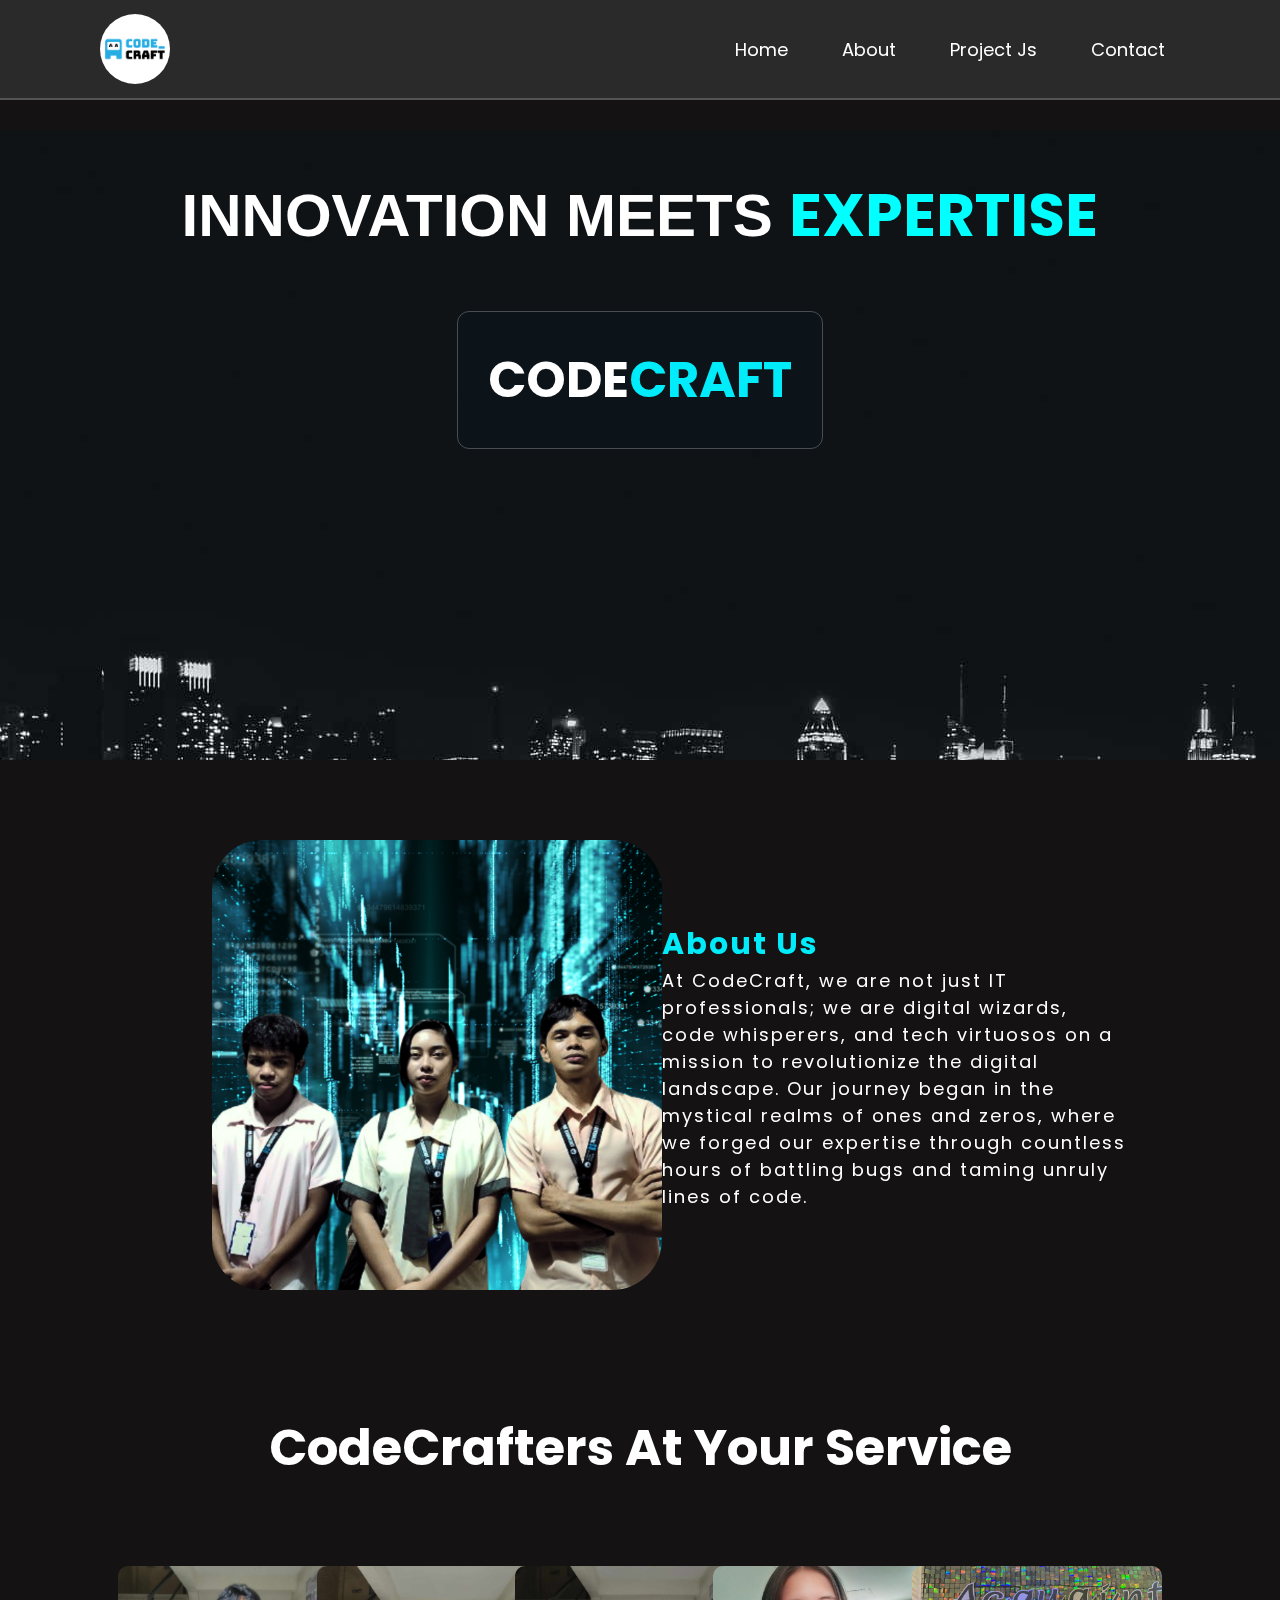
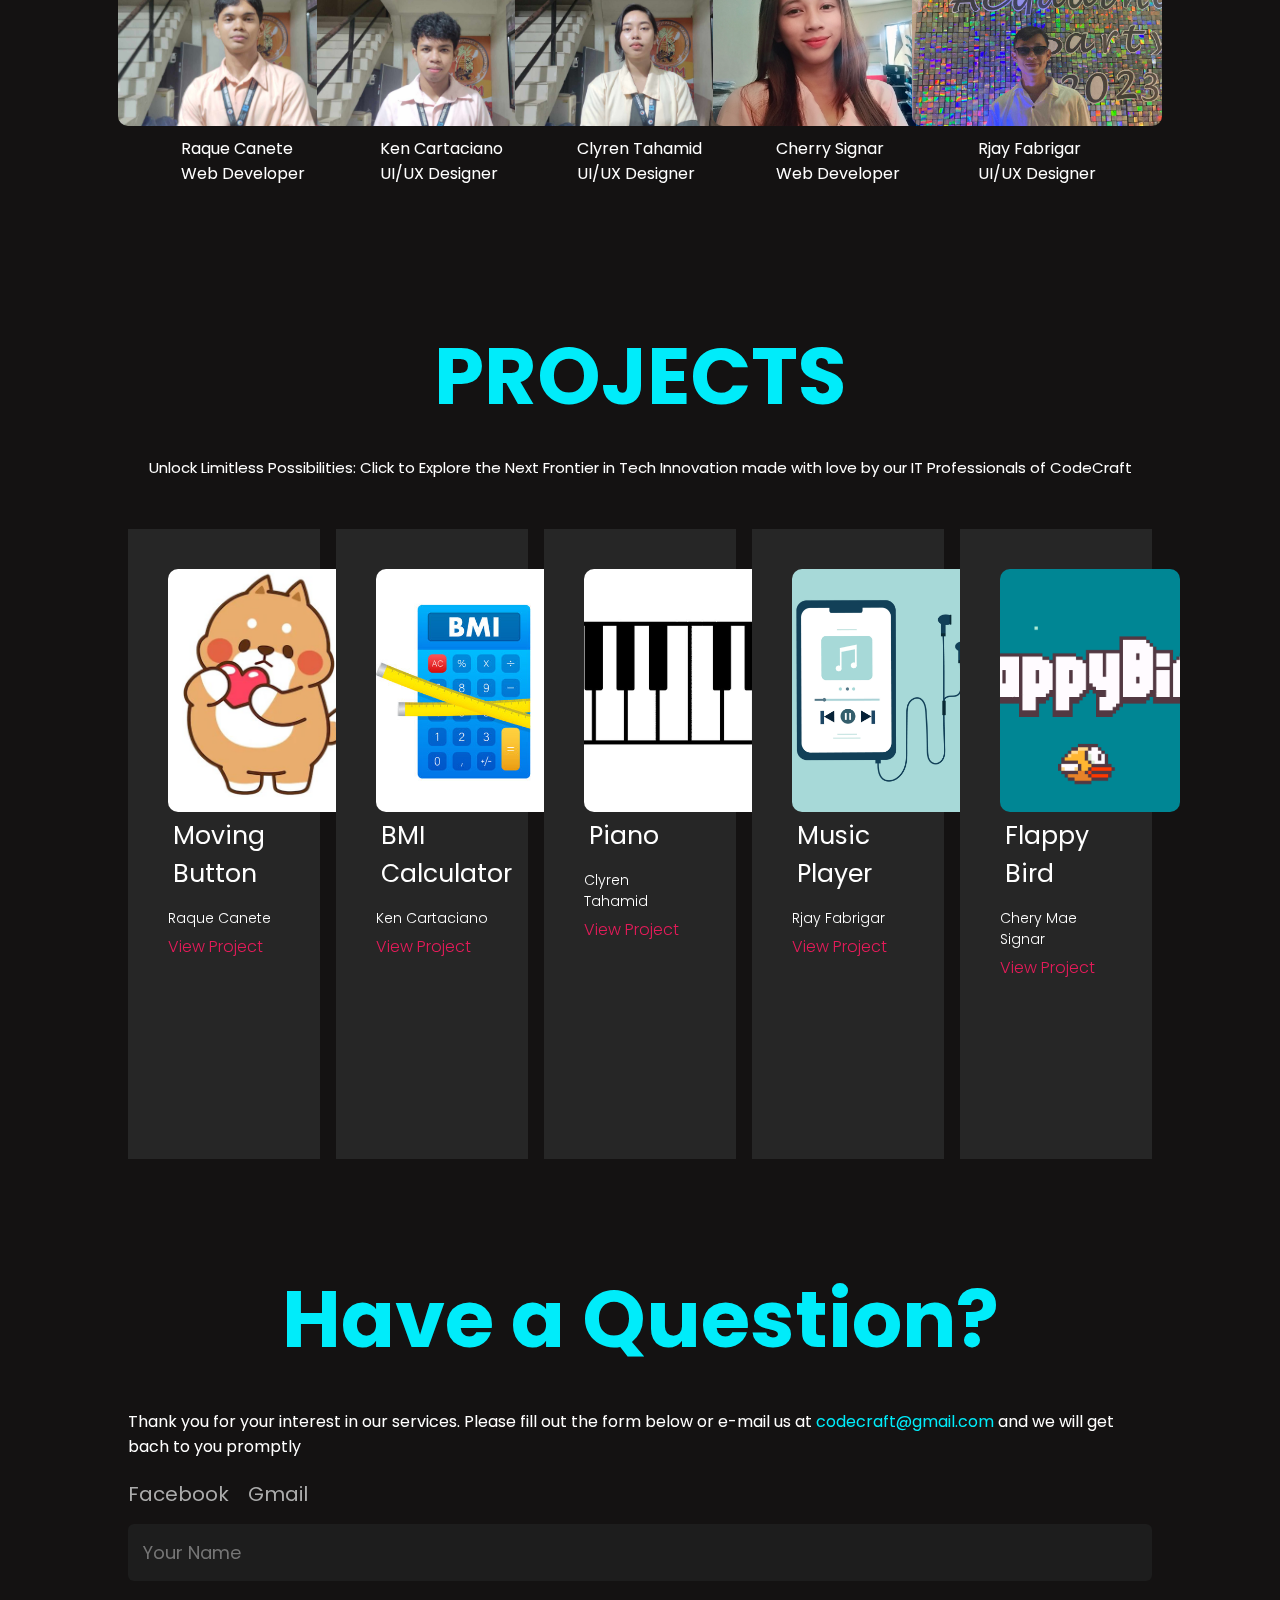
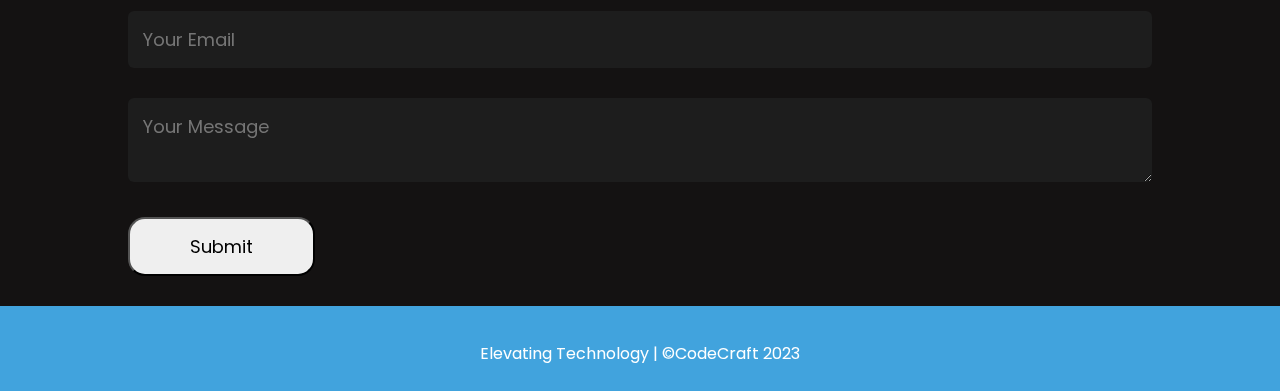
<file: index.html>
<html lang="en">
<head>
    <meta charset="UTF-8">
    <meta name="viewport" content="width=device-width, initial-scale=1.0">
    <link rel="stylesheet" href="pt2.css">
    <link rel = "stylesheet" href = "scrollbar.css">
    <link href='https://unpkg.com/boxicons@2.1.4/css/boxicons.min.css' rel='stylesheet'>
    <title>CodeCraft</title>
    <link rel="icon" type="image/png" href="img/logo.webp"/>

</head>
<body>
    <section id="home" class="home">
        <header class="header">
            <img src="img/logo.webp" alt="" class="logo">
            <i class='bx bx-menu' id="menu-icon"></i>
            <nav class="navbar">
                <a href="#home">Home</a>
                <a href="#about">About</a>
                <a href="#project">Project Js</a>
                <a href="#contact">Contact</a>
            </nav>
        </header>
        <div class="nav-bg"></div>
        <div class="detail">
            <h2>Innovation meets <span>expertise</span></h2>
            <h1>CODE<span>CRAFT</span></h1>
        </div>    
    </section>
<section id="about">
    <div class="container">
        <div class="row">
            <div class="about-col-1">
                <img src="img/grp1.png" alt="" class="about-img">
            </div>
            <div class="about-col-2">
                    <span> About Us</span>
                    <br>
                    At CodeCraft, we are not just IT professionals;  we are digital wizards, code whisperers,
                    and tech virtuosos on a mission to revolutionize the digital landscape. Our journey began 
                    in the mystical realms of ones and zeros, where we forged our expertise through countless
                    hours of  battling bugs and taming unruly lines of code.
                </div>
        </div>

        <div class = "member-title">CodeCrafters At Your Service</div>

        <div class = "members">
            <div class = "solo-pic"><img  src = "img/raqueimg.jpg">Raque Canete<br>Web Developer</div>
            <div class = "solo-pic"><img  src="img/kenimg (1).jpg">Ken Cartaciano<br>UI/UX Designer</div>
            <div class = "solo-pic"><img  src = "img/clyrenimg (1).jpg">Clyren Tahamid<br>UI/UX Designer</div>
            <div class = "solo-pic"><img  src = "img/cheryimg.jpg"> Cherry Signar<br> Web Developer</div>
            <div class = "solo-pic"><img  src = "img/rjainmg.jpg">Rjay Fabrigar<br>UI/UX Designer</div>
        </div>
    </div>

</section>
<div id="project" class="container">
        <h1 class="sub-title">PROJECTS</h1>
        <div class = "project-content">Unlock Limitless Possibilities: Click to Explore the Next Frontier in Tech Innovation made with love by our IT Professionals of CodeCraft</div>
        <div class="services-list">
            <div>
                <img src="img/tonton.jpg" alt="" class="img-sec">
                <h2>Moving Button</h2>
                <p>Raque Canete
                </p>
                <a href="Projects/raque/raque.html" target = "blank">View Project</a>
            </div>
            <div>
                <img src="img/bmi.jpg" alt="">
                <h2>BMI Calculator</h2>
                <p>Ken Cartaciano
                </p>
                <a href="Projects/ken/ken.html" target = "blank">View Project</a>
            </div>
            <div>
                <img src="img/piano.jpg" alt="">
                <h2>Piano</h2>
                <p>Clyren Tahamid 
                </p>
                <a href="Projects/clyren/clyren.html" target = "blank">View Project</a>
            </div>
            <div>
                <img src="img/musicplayer.jpg" alt="">
                <h2>Music Player</h2>
                <p>Rjay Fabrigar
                </p>
                <a href="Projects/rjay/rjay.html" target = "blank">View Project</a>
            </div>
            <div>
                <img src="img/flappybird.webp" alt="">
                <h2>Flappy Bird</h2>
                <p>Chery Mae Signar
                </p>
                <a href="Projects/cherry/cherry.html" target = "blank">View Project</a>
            </div>
        </div>
    </div>
</div>
</section>
<section class="contact" id="contact">
    <div class="container">
        <div class="row">
            <div class="contact">
                <h1 class="sub-title">Have a Question?</h1>
                <p class = "contact-text">Thank you for your interest in our services. Please fill out the form below or e-mail us at 
                    <span>codecraft@gmail.com</span> and we will get bach to you promptly</p>
                <div class="social-icons">
                    <a href="http://www.facebook.com/Raque Canete">Facebook</a>
                    <a href="mailto:raquecanete60@gmail.com">Gmail</a>
                </div>
                <div class="contact-right"></div>
                <form>
                    <input type="text" name="Name" placeholder="Your Name" required />
                <input type="email" name="emal" placeholder="Your Email" required />
                <textarea name="Message" rows="0" placeholder="Your Message"></textarea>
                <button type="submit" class="btn btn2">Submit</button>
                </form>
            </div>
        </div>
    </div>
   <footer>
            <p>Elevating Technology | ©CodeCraft 2023</p>
        <footer>
<script src="pt2.js"></script>
</body>
</html>
</file>
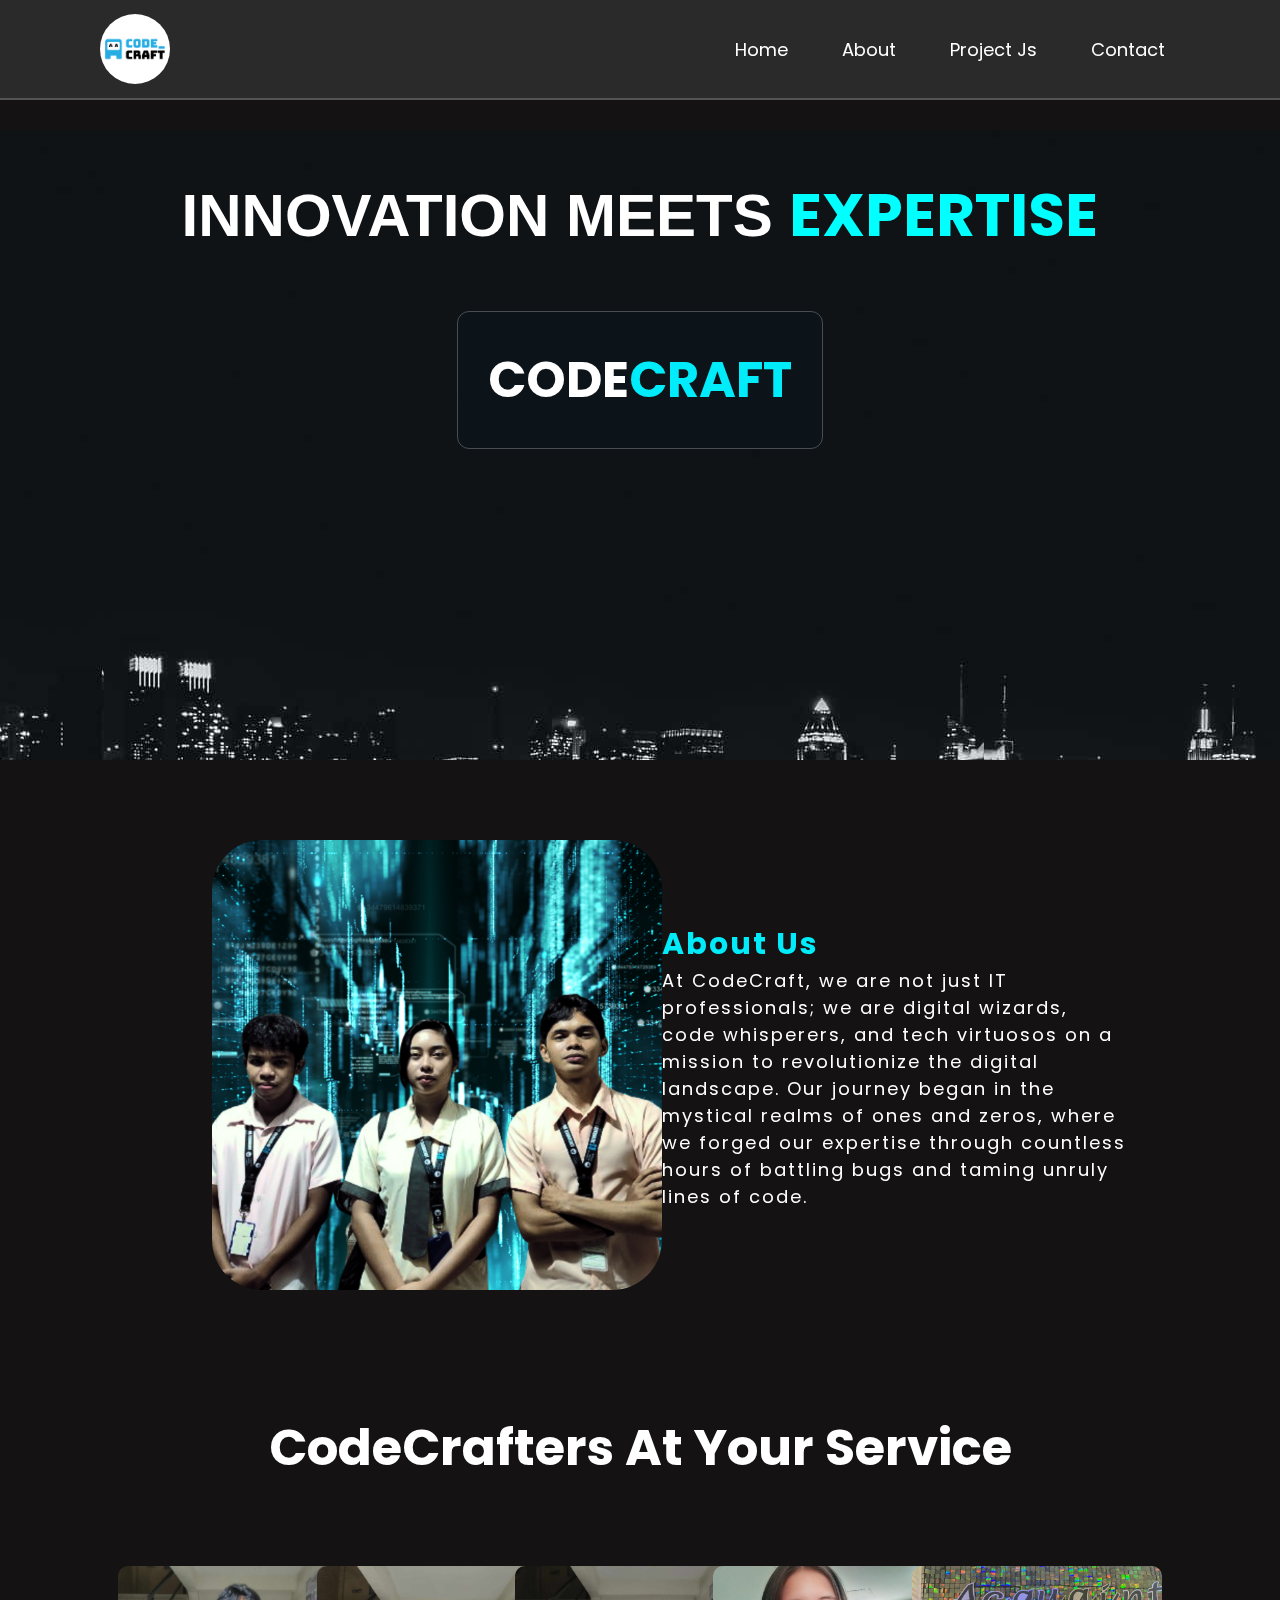
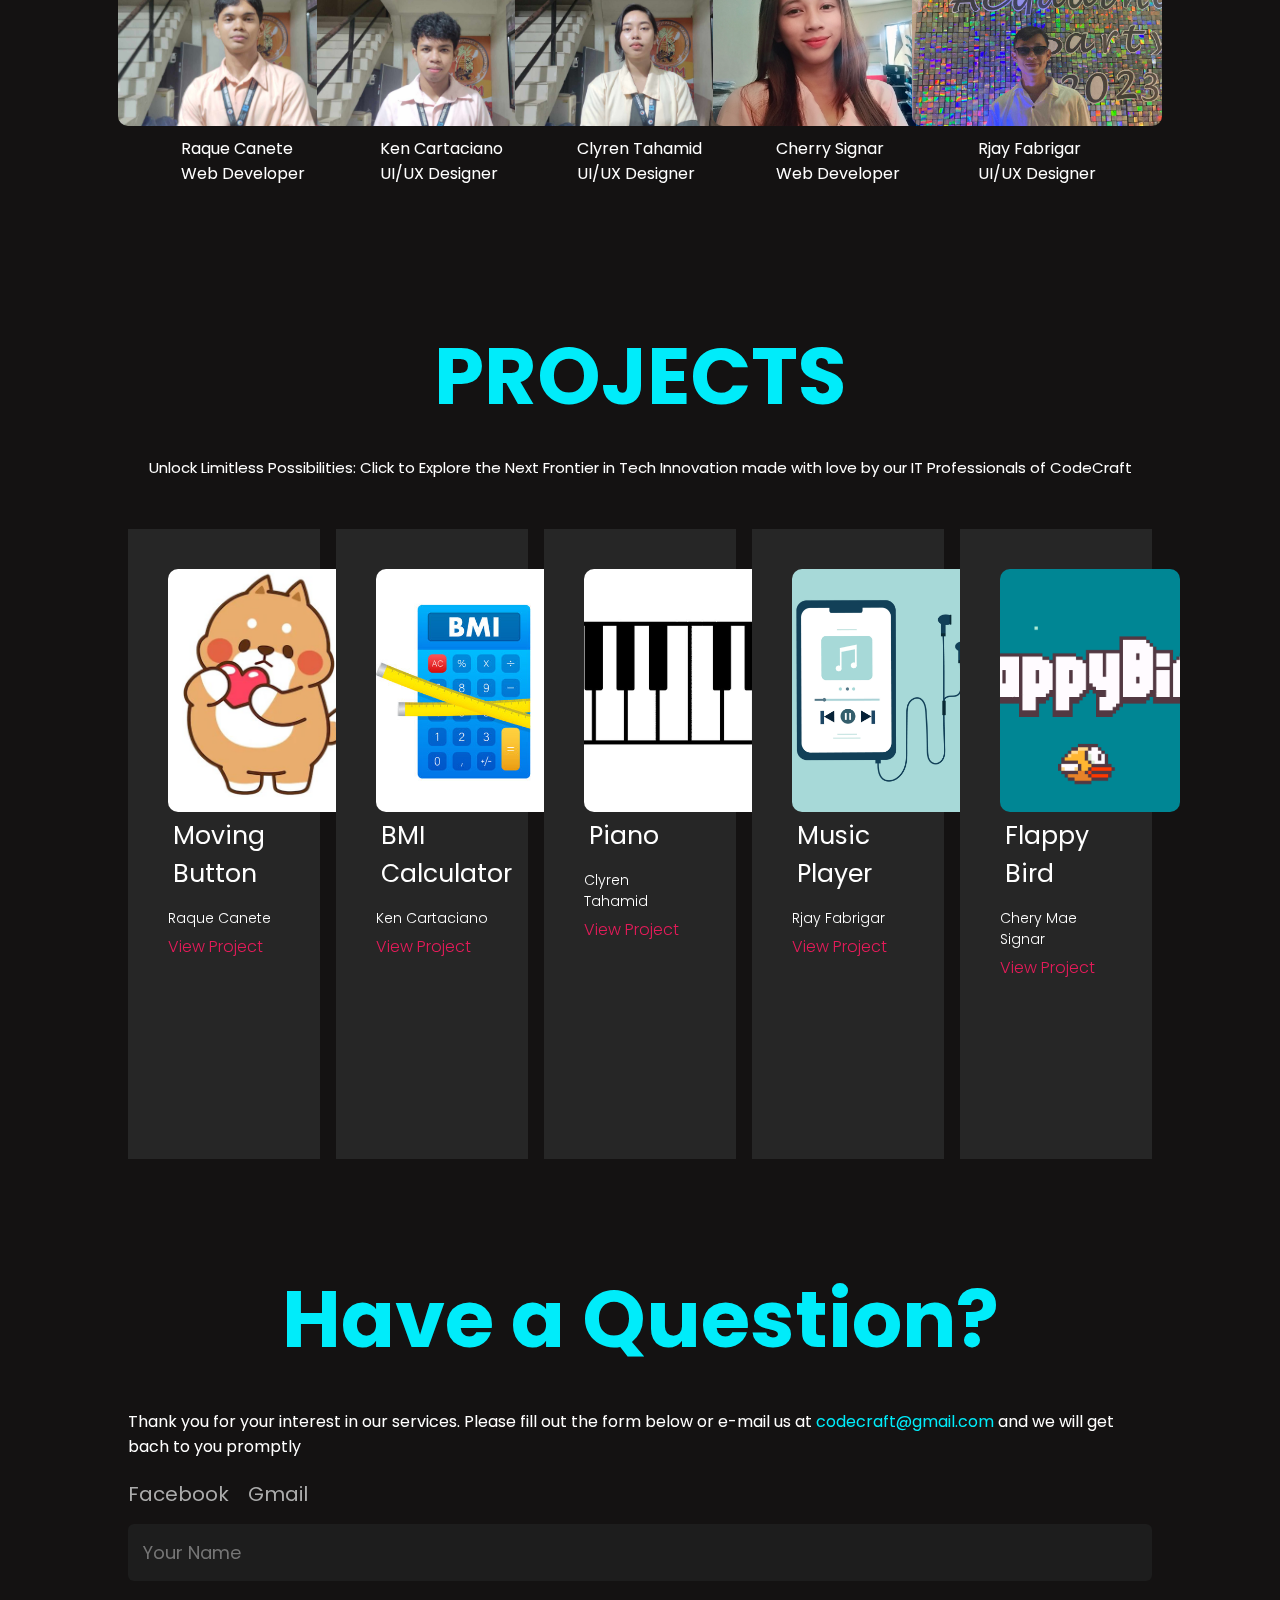
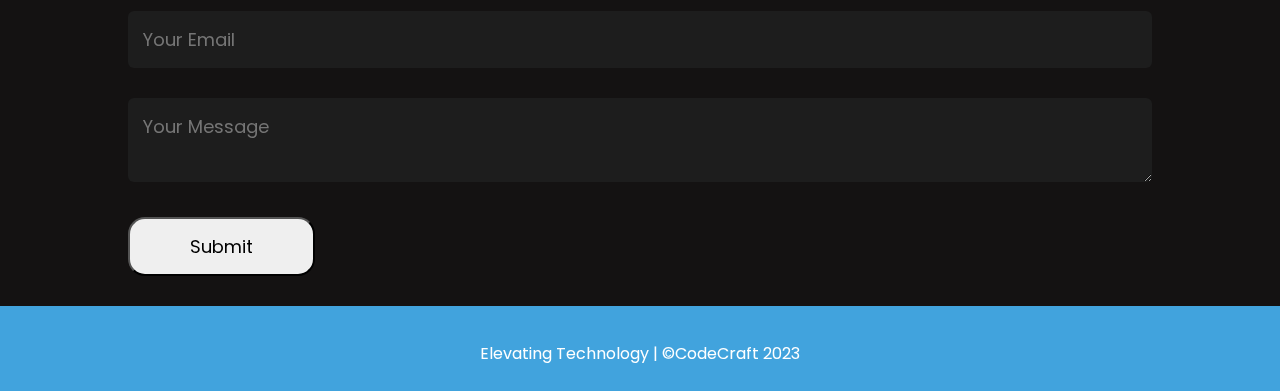
<file: pt2.html>
<html lang="en">
<head>
    <meta charset="UTF-8">
    <meta name="viewport" content="width=device-width, initial-scale=1.0">
    <link rel="stylesheet" href="pt2.css">
    <link rel = "stylesheet" href = "scrollbar.css">
    <link href='https://unpkg.com/boxicons@2.1.4/css/boxicons.min.css' rel='stylesheet'>
    <title>CodeCraft</title>
</head>
<body>
    <section id="home" class="home">
        <header class="header">
            <img src="img/logo.webp" alt="" class="logo">
            <i class='bx bx-menu' id="menu-icon"></i>
            <nav class="navbar">
                <a href="#home">Home</a>
                <a href="#about">About</a>
                <a href="#project">Project Js</a>
                <a href="#contact">Contact</a>
            </nav>
        </header>
        <div class="nav-bg"></div>
        <div class="detail">
            <h2>Innovation meets <span>expertise</span></h2>
            <h1>CODE<span>CRAFT</span></h1>
        </div>    
    </section>
<section id="about">
    <div class="container">
        <div class="row">
            <div class="about-col-1">
                <img src="img/grp1.png" alt="" class="about-img">
            </div>
            <div class="about-col-2">
                    <span> About Us</span>
                    <br>
                    At CodeCraft, we are not just IT professionals;  we are digital wizards, code whisperers,
                    and tech virtuosos on a mission to revolutionize the digital landscape. Our journey began 
                    in the mystical realms of ones and zeros, where we forged our expertise through countless
                    hours of  battling bugs and taming unruly lines of code.
                </div>
        </div>

        <div class = "member-title">CodeCrafters At Your Service</div>

        <div class = "members">
            <div class = "solo-pic"><img  src = "img/raqueimg.jpg">Raque Canete<br>Web Developer</div>
            <div class = "solo-pic"><img  src="img/kenimg (1).jpg">Ken Cartaciano<br>UI/UX Designer</div>
            <div class = "solo-pic"><img  src = "img/clyrenimg (1).jpg">Clyren Tahamid<br>UI/UX Designer</div>
            <div class = "solo-pic"><img  src = "img/cheryimg.jpg"> Cherry Signar<br> Web Developer</div>
            <div class = "solo-pic"><img  src = "img/rjainmg.jpg">Rjay Fabrigar<br>UI/UX Designer</div>
        </div>
    </div>

</section>
<div id="project" class="container">
        <h1 class="sub-title">PROJECTS</h1>
        <div class = "project-content">Unlock Limitless Possibilities: Click to Explore the Next Frontier in Tech Innovation made with love by our IT Professionals of CodeCraft</div>
        <div class="services-list">
            <div>
                <img src="img/tonton.jpg" alt="" class="img-sec">
                <h2>Moving Button</h2>
                <p>Raque Canete
                </p>
                <a href="Projects/raque/raque.html" target = "blank">View Project</a>
            </div>
            <div>
                <img src="img/bmi.jpg" alt="">
                <h2>BMI Calculator</h2>
                <p>Ken Cartaciano
                </p>
                <a href="Projects/ken/ken.html" target = "blank">View Project</a>
            </div>
            <div>
                <img src="img/piano.jpg" alt="">
                <h2>Piano</h2>
                <p>Clyren Tahamid 
                </p>
                <a href="Projects/clyren/clyren.html" target = "blank">View Project</a>
            </div>
            <div>
                <img src="img/musicplayer.jpg" alt="">
                <h2>Music Player</h2>
                <p>Rjay Fabrigar
                </p>
                <a href="Projects/rjay/rjay.html" target = "blank">View Project</a>
            </div>
            <div>
                <img src="img/flappybird.webp" alt="">
                <h2>Flappy Bird</h2>
                <p>Chery Mae Signar
                </p>
                <a href="Projects/cherry/cherry.html" target = "blank">View Project</a>
            </div>
        </div>
    </div>
</div>
</section>
<section class="contact" id="contact">
    <div class="container">
        <div class="row">
            <div class="contact">
                <h1 class="sub-title">Have a Question?</h1>
                <p class = "contact-text">Thank you for your interest in our services. Please fill out the form below or e-mail us at 
                    <span>codecraft@gmail.com</span> and we will get bach to you promptly</p>
                <div class="social-icons">
                    <a href="http://www.facebook.com/Raque Canete">Facebook</a>
                    <a href="mailto:raquecanete60@gmail.com">Gmail</a>
                </div>
                <div class="contact-right"></div>
                <form>
                    <input type="text" name="Name" placeholder="Your Name" required />
                <input type="email" name="emal" placeholder="Your Email" required />
                <textarea name="Message" rows="0" placeholder="Your Message"></textarea>
                <button type="submit" class="btn btn2">Submit</button>
                </form>
            </div>
        </div>
    </div>
   <footer>
            <p>Elevating Technology | ©CodeCraft 2023</p>
        <footer>
<script src="pt2.js"></script>
</body>
</html>
</file>
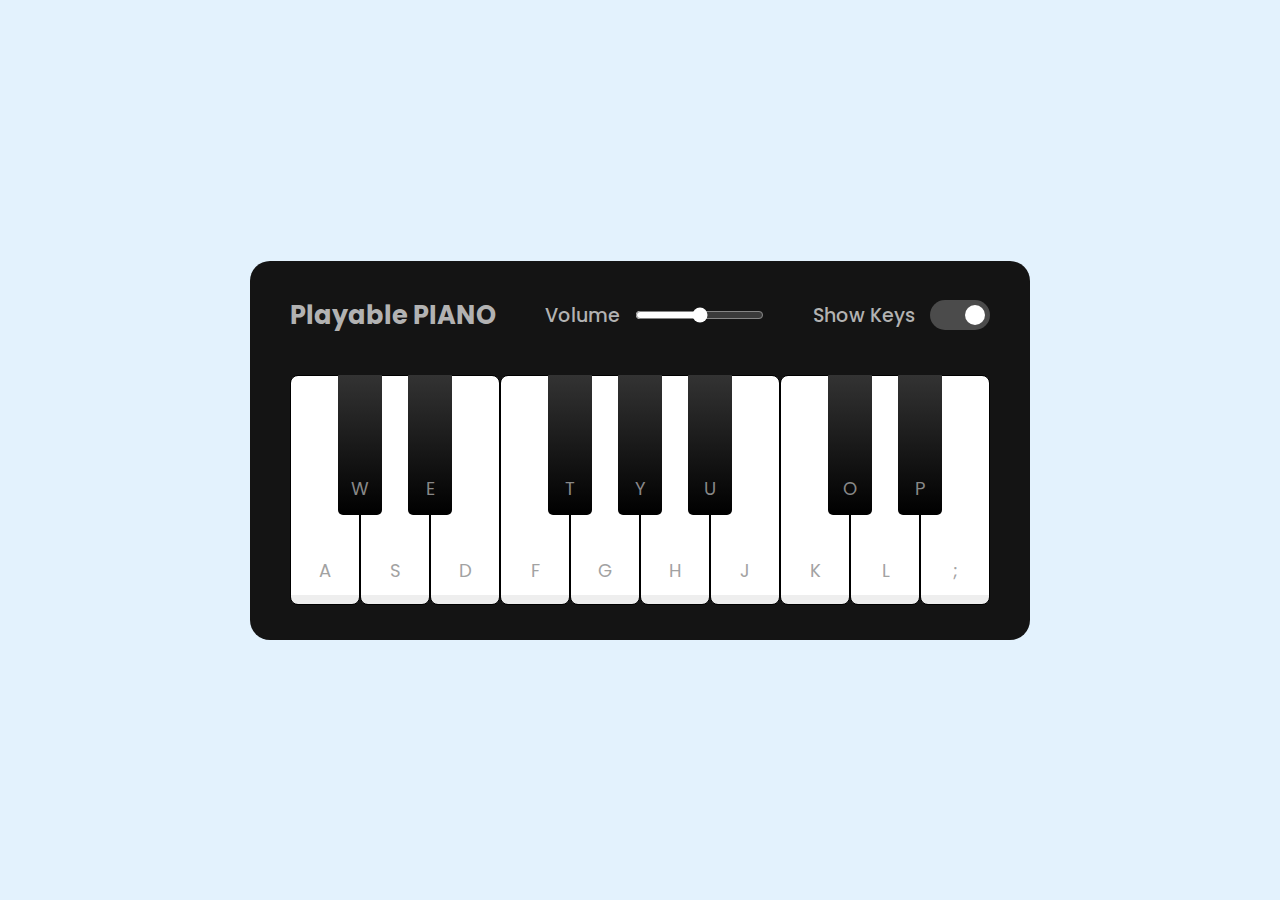
<file: Projects/clyren/clyren.html>
<!DOCTYPE html>
<html lang="en" dir="ltr">
  <head>
    <meta charset="utf-8">
    <title>Playable Piano</title>
    <link rel="stylesheet" href="clyren.css">
    <meta name="viewport" content="width=device-width, initial-scale=1.0">
    <script src="clyren.js" defer></script>
  </head>
  <body>
    <div class="wrapper">
      <header>
        <h2>Playable PIANO</h2>
        <div class="column volume-slider">
          <span>Volume</span><input type="range" min="0" max="1" value="0.5" step="any">
        </div>
        <div class="column keys-checkbox">
          <span>Show Keys</span><input type="checkbox" checked>
        </div>
      </header>
      <ul class="piano-keys">
        <li class="key white" data-key="a"><span>a</span></li>
        <li class="key black" data-key="w"><span>w</span></li>
        <li class="key white" data-key="s"><span>s</span></li>
        <li class="key black" data-key="e"><span>e</span></li>
        <li class="key white" data-key="d"><span>d</span></li>
        <li class="key white" data-key="f"><span>f</span></li>
        <li class="key black" data-key="t"><span>t</span></li>
        <li class="key white" data-key="g"><span>g</span></li>
        <li class="key black" data-key="y"><span>y</span></li>
        <li class="key white" data-key="h"><span>h</span></li>
        <li class="key black" data-key="u"><span>u</span></li>
        <li class="key white" data-key="j"><span>j</span></li>
        <li class="key white" data-key="k"><span>k</span></li>
        <li class="key black" data-key="o"><span>o</span></li>
        <li class="key white" data-key="l"><span>l</span></li>
        <li class="key black" data-key="p"><span>p</span></li>
        <li class="key white" data-key=";"><span>;</span></li>
      </ul>
    </div>

  </body>
</html>
</file>
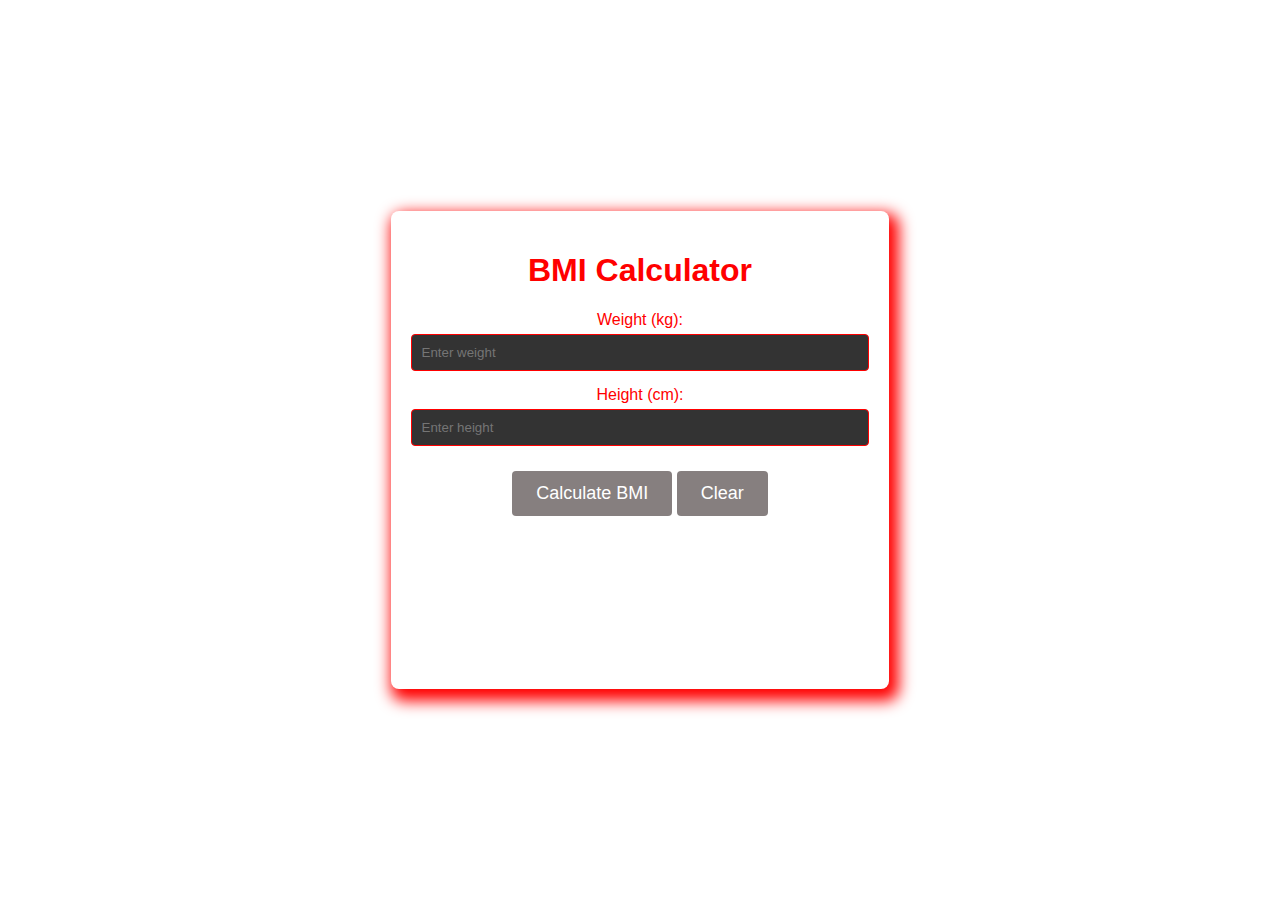
<file: Projects/ken/ken.html>
<!DOCTYPE html>
<html lang="en">
<head>
    <meta charset="UTF-8">
    <meta name="viewport" content="width=device-width, initial-scale=1.0">
    <title>BMI Calculator</title>
    <link rel="stylesheet" href="ken.css">
</head>
<body>
    <div class="container">
        <h1>BMI Calculator</h1>
        <div id="input-container">
            <label for="weight">Weight (kg):</label>
            <input type="number" id="weight" placeholder="Enter weight" required>
            <label for="height">Height (cm):</label>
            <input type="number" id="height" placeholder="Enter height" required>
            <button id="calculate-btn">Calculate BMI</button>
            <button id="clear-btn">Clear</button>
        </div>
        <div id="result-container">
            <h2>Your BMI:</h2>
            <p id="bmi-result"></p>
            <div id="classification-container">
                <h3>BMI Classification:</h3>
                <p id="bmi-classification"></p>
            </div>
            <div id="tips-container">
                <h3>Tips:</h3>
                <p id="tips-list"></p>
            </div>
        </div>
    </div>
    <script src="ken.js" defer></script>
</body>
</html>
</file>
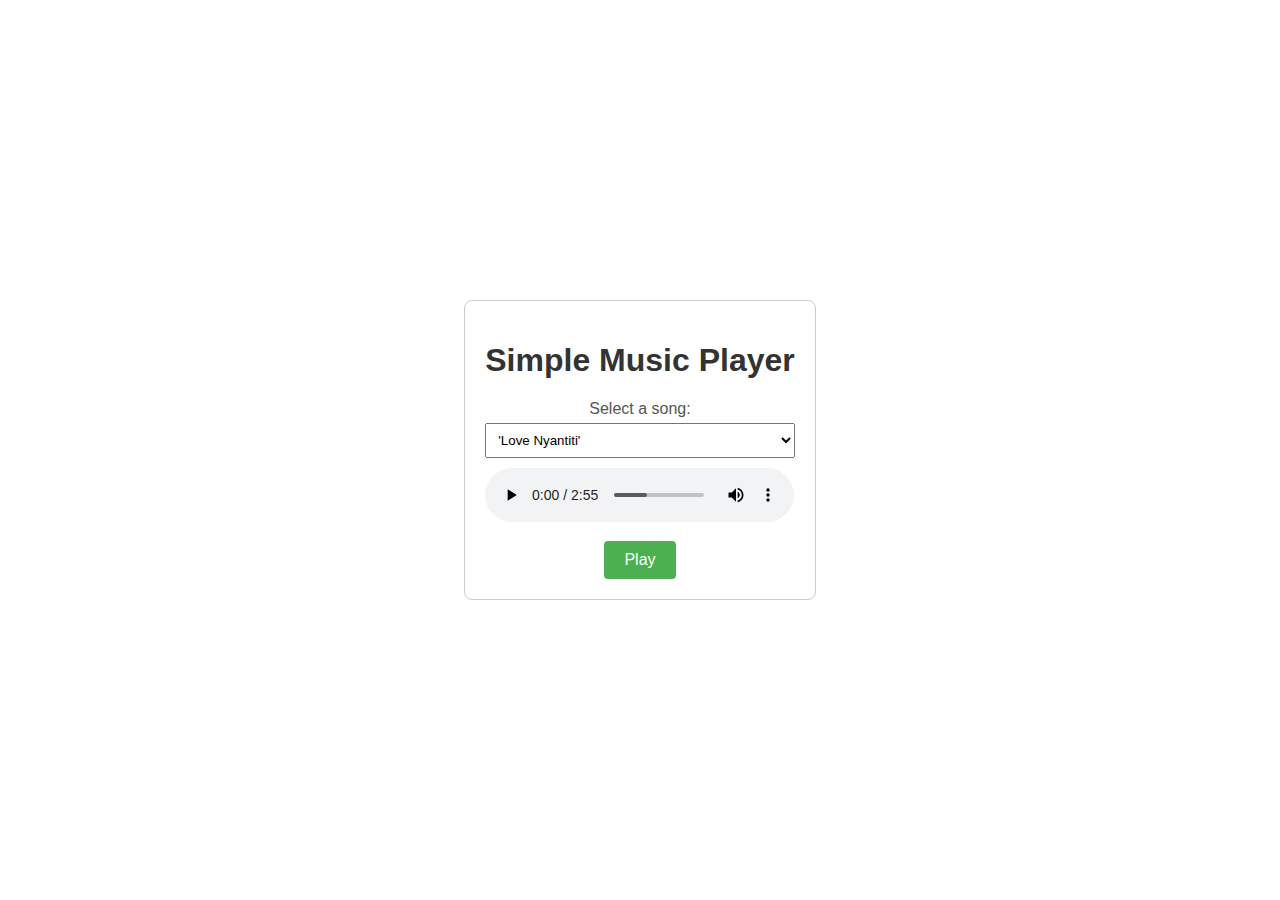
<file: Projects/rjay/rjay.html>
<!DOCTYPE html>
<html lang="en">
<head>
    <meta charset="UTF-8">
    <meta name="viewport" content="width=device-width, initial-scale=1.0">
    <link rel="stylesheet" href="rjay.css">
    <title>Simple Music Player</title>
</head>
<body>  
    <div class="music-player">
        <h1>Simple Music Player</h1>
        <label for="songSelector">Select a song:</label>
        <select id="songSelector">
            <option value="./audio/CKay  Love Nwantiti TikTok Remix Lyrics I am so obsessed I want to chop your nkwobi.mp3">'Love Nyantiti'</option>
            <option value="./audio/y2mate.com - Denial  Mary On A Cross slowed  reverb  lyrics .mp3">'Marry on a cross denial'</option>
            <option value="./audio/y2mate.com - Apocalypse  Cigarettes After Sex.mp3">'Apocalypse'</option>
            <option value="./audio/y2mate.com - K  Cigarettes After Sex.mp3">'K'</option>
            <option value="./audio/y2mate.com - Radio.mp3">'Radio'</option>
            <!-- Add more options as needed -->
        </select>
        <br>
        <audio id="audio" controls>
            <source id="audioSource" src="audio/CKay  Love Nwantiti TikTok Remix Lyrics I am so obsessed I want to chop your nkwobi.mp3" type="audio/mp3">
            <source id="audioSource" src="audio/y2mate.com - Apocalypse  Cigarettes After Sex.mp3" type="audio/mp3">
            <source id="audioSource" src="audio/y2mate.com - Denial  Mary On A Cross slowed  reverb  lyrics .mp3" type="audio/mp3">
            <source id="audioSource" src="audio/y2mate.com - K  Cigarettes After Sex.mp3" type="audio/mp3">
            <source id="audioSource" src="audio/y2mate.com - Radio.mp3" type="audio/mp3">

            Your browser does not support the audio element.
        </audio>
        <button id="playPauseBtn">Play</button>
    </div>

    <script src="rjay.js"></script>
</body>
</html>
</file>
<file: pt2.css>
@import url("https://fonts.googleapis.com/css2?family=Poppins:wght@300;400;500;600;700;800;900&display=swap");
* {
  margin: 0;
  padding: 0;
  box-sizing: border-box;
  font-family: "Poppins", sans-serif;
}

.header {
  position: fixed;
  top: 0;
  left: 0;
  height: 100px;
  width: 100%;
  padding: 20px 100px;
  background: rgba(255, 255, 255, 0.1);
  display: flex;
  justify-content: space-between;
  align-items: center;
  backdrop-filter: blur(10px);
  border-bottom: 2px solid rgba(255, 255, 255, 0.2);
  z-index: 100;
}
.header::before {
  content: "";
  position: absolute;
  top: 0;
  left: -100%;
  width: 100%;
  height: 100%;
  background: linear-gradient(
    90deg,
    transparent,
    rgba(255, 255, 255, 0.4),
    transparent
  );
  transition: 0.5s;
}
.header:hover::before {
  left: 100%;
}
.logo {
  border-radius: 50%;
  height: 70px;
}
.navbar a {
  color: #fff;
  font-size: 18px;
  text-decoration: none;
  margin-left: 35px;
  transition: 0.3s;
  font-family: "Poppins", sans-serif;
}
.navbar a:hover {
  color: cyan;
}
#menu-icon {
  font-size: 36px;
  color: #fff;
  display: none;
  cursor: pointer;
}
/* BREAKPOINTS */
@media (max-width: 992px) {
  .header {
    padding: 1.25rem 4%;
  }
}
@media (max-width: 768px) {
  #menu-icon {
    display: block;
  }
  .navbar {
    position: absolute;
    top: 100%;
    left: 0;
    width: 100%;
    padding: 0.5rem 4%;
    display: none;
    background: rgba(255, 255, 255, 0.1);
   
  }
  .navbar.active {
    display: block;
  }
  .navbar a {
    display: block;
    margin: 1.5rem 0;
  }
  .nav-bg {
    background: rgba(255, 255, 255, 0.1);
    border-bottom: 2px solid rgba(255, 255, 255, 0.2);
    backdrop-filter: blur(10px);
    z-index: 99;
    display: none;
  }
  .nav-bg.active {
    display: block;
  }
}

html {
    scroll-behavior: smooth;
}
body {
    background-color: #141212;
    color: #fff;
}


.container {
    padding: 30px 10%;
}

.home {
    height: 70vh;
    background-image: url(img/bw.jpg);
    background-repeat: no-repeat;
}
.detail {
    display: flex;
    flex-direction: column;
    justify-content: center;
    align-items: center;
    margin-top: 130px;
}
.detail h2 {
    margin: 20px;
    padding: 40px;
    font-size: 60px;
    font-family: 'Anton',sans-serif;
    text-transform: uppercase;
    line-height: 50px;
}

.detail h2 span{
    color: #00FFFF;
}
.detail h1{
    font-size: 50px;
    color: white;
    border: 1px solid cyan;
    border-radius: 20px;
    padding: 30px;
    max-width: 500px;
    margin: 10px;
    backdrop-filter: blur(16px) saturate(180%);
    -webkit-backdrop-filter: blur(16px) saturate(180%);
    border-radius: 12px;
    border: 1px solid rgba(209, 213, 219, 0.3);
    bottom: 100;
    animation: border .5s step-end infinite alternate;
}

@keyframes border{
    50% { border-color: white}
}


span{
    color: #00ecfa;
}
.detail p{
    color: white;
    line-height: 22px;
    font-family: 'Source Sans Pro', sans-serif;
    letter-spacing: 1px;
    font-size: 23px;
}

@media(max-width: 768px){

  .detail h1{
    bottom: 50;
    font-size: 35px;
    padding: 30px;
  }
}

.row{
    display: flex;
    justify-content: center;
    place-items: center;
   
}
#about {
    padding: 30px;
    height: auto; /* Remove fixed height for responsiveness */
   
}

.about-col-1 {
    flex-basis: 100%; /* Take up full width on smaller screens */
}

.about-col-1 img {
    border-radius: 50px;
    width: 50vh;
    height: 50vh;
    margin: 20px 0 20px 60px;
    object-fit: cover;
}

.about-col-2 {
    flex-basis: 100%; /* Take up full width on smaller screens */
    font-size: 18px;
    letter-spacing: 2px;
    margin-right: auto;
    font-size: 18px;
    
    
}

.about-col-2 span{
    color: #00ecfa;
    font-size: 30px;
    font-weight: bold;
    
}

@media(max-width: 1000px){
    .row{
        flex-direction: column;
        justify-content: center;
        align-items: center;
    }

  .about-col-1 img{
   margin-left: auto;
   margin-right: auto;
   height: auto;
  }

  .about-col-2{
    flex-wrap: wrap;
    margin-left: 50px;
    font-size: 12px;
  }
}

@media only screen and (max-width: 600px) {
    .about-col-1 img{
        margin-left: auto;
        margin-right: auto;
        height: auto;
        width: 300px;
    }
}

.member-title{
    font-size: 50px;
    display: flex;
    justify-content: center;
    align-items: center;
    padding: 20px;
    font-weight: bold;
    margin-top: 80px;
}



.members{
    display: grid;
    grid-template-columns: repeat(auto-fit, minmax(min(11.25rem, 100%), 1fr));
    grid-gap: 1rem;
    margin-top: 50px;
}

.solo-pic{
    display: flex;
    flex-direction: column;
    justify-content: center;
    align-items: center;
}

.members img{
    width: 30vh;
    height: 20vh;
    object-fit: cover;
    padding: 10px;
    border-radius: 20px;
}



@media(max-width: 768px){
    .member-title{
        font-size: 30px;
    }
}

.sub-title {
    display: flex;
    align-items: center;
    justify-content: center;
    flex: 1;
    margin-top: 40px;
    font-size: 80px; /* Adjust font size for smaller screens */
    color: #00ecfa;
}

.project-content{
    display: flex;
    align-items: center;
    justify-content: center;
    flex: 1;
    margin: 20px;
    font-size: 15px;
}


/* Media Query for Tablet Screens */
@media only screen and (max-width: 768px) {
    .sub-title {
        font-size: 30px;
    }
}

/* Media Query for Mobile Screens */
@media only screen and (max-width: 480px) {
    .sub-title {
        font-size: 24px;
    }

    .tab-links {
        font-size: 16px;
    }
}

#services {
    padding: 20px 0;
    height: 100vh;

    
}
.services-list {
    display: grid;
    grid-template-columns:repeat(auto-fit, minmax(min(11.25rem, 100%), 1fr));
    grid-gap: 1rem;
    margin-top: 50px;
}
.services-list img {
    height: 27vh;
    width: 20vh;
    border-radius: 10px;
    object-fit: cover;
    
}
.services-list div {
    background-color: #262626;
    padding: 40px;
    font-size: 13px;
    font-weight: 300;
    border-right: 10px;
    transition: 0.3s, transform 0.5s;
    height: 70vh;
}

.services-list div i {
    font-size: 50px;
    margin-bottom: 60px;

}
.services-list div h2 {
    font-size: 25px;
    font-weight: 400;
    margin-bottom: 10px;
    padding: 5px;
}
.services-list div a {
    text-decoration: none;
    color: #e31b59;
    font-size: 10px;
    margin-top: 5px;
    display: inline-block;
    font-size: 16px;
}
.services-list div:hover {
    background: #00ecfa;
    transform: translateY(-10px);
}
.services-list div p {
    font-size: 14px;

}

.contact {
    flex-basis: 35%;
}
.contact-right {
    flex-basis: 60%;
}
.contact p {
    margin-top: 30px;
}
.contact p i {
    color: #e31b59;
    margin-right: 15px;
    font-size: 25px;
}

.contact-text{
    margin-bottom: 20px;
}

 a {
    text-decoration: none;
    font-size: 20px;
    margin-right: 15px;
    color: #ababab;
    display: inline-block;
    transition: transform 0.5s;
}
 a:hover{
    color: cyan;
    transform: translateY(-5px);
}
.btn .btn2 {
    display: inline-block;
    background: #e31b59;
}
.contact form {
    width: 100%;

}
form input, form textarea {
    width: 100%;
    border: 0;
    outline: none;
    background: #1d1d1d;
    padding: 15px;
    margin: 15px 0;
    color: #fff;
    font-size: 18px;
    border-radius: 6px;
}
.contact, .contact-right{
    flex-basis: 100%;
}
form .btn2 {
    padding: 14px 60px;
    margin-top: 20px;
    font-size: 18px;
    cursor: pointer;
    border-radius: 17px;
}
form .btn2:hover {
    background: #e31b59;
    transform: translateX(10px);
}
.contact a {
    display: inline-block;
}
.contact-left, .contact-right{
    flex-basis: 100%;
}

footer { 
    padding-top: 5px;
    background-color: #41a3dd;
}
footer p {
    color: #fff;
    text-align: center;
    margin-bottom: 20px;
}
</file>
<file: scrollbar.css>
body {
  --sb-track-color: #232e33;
  --sb-thumb-color: #00ecfa;
  --sb-size: 13px;

  scrollbar-color: var(--sb-thumb-color) 
                   var(--sb-track-color);
}

body::-webkit-scrollbar {
  width: var(--sb-size) 
}

body::-webkit-scrollbar-track {
  background: var(--sb-track-color);
  border-radius: 13px;
}

body::-webkit-scrollbar-thumb {
  background: var(--sb-thumb-color);
  border-radius: 13px;
  
  }
</file>
<file: Projects/clyren/clyren.css>
@import url('https://fonts.googleapis.com/css2?family=Poppins:wght@400;500;600&display=swap');
* {
  margin: 0;
  padding: 0;
  box-sizing: border-box;
  font-family: 'Poppins', sans-serif;
}
body {
  display: flex;
  align-items: center;
  justify-content: center;
  min-height: 100vh;
  background: #E3F2FD;
}
.wrapper {
  padding: 35px 40px;
  border-radius: 20px;
  background: #141414;
}
.wrapper header {
  display: flex;
  color: #B2B2B2;
  align-items: center;
  justify-content: space-between;
}
header h2 {
  font-size: 1.6rem;
}
header .column {
  display: flex;
  align-items: center;
}
header span {
  font-weight: 500;
  margin-right: 15px;
  font-size: 1.19rem;
}
header input {
  outline: none;
  border-radius: 30px;
}
.volume-slider input {
  accent-color: #fff;
}
.keys-checkbox input {
  height: 30px;
  width: 60px;
  cursor: pointer;
  appearance: none;
  position: relative;
  background: #4B4B4B
}
.keys-checkbox input::before {
  content: "";
  position: absolute;
  top: 50%;
  left: 5px;
  width: 20px;
  height: 20px;
  border-radius: 50%;
  background: #8c8c8c;
  transform: translateY(-50%);
  transition: all 0.3s ease;
}
.keys-checkbox input:checked::before {
  left: 35px;
  background: #fff;
}
.piano-keys {
  display: flex;
  list-style: none;
  margin-top: 40px;
}
.piano-keys .key {
  cursor: pointer;
  user-select: none;
  position: relative;
  text-transform: uppercase;
}
.piano-keys .black {
  z-index: 2;
  width: 44px;
  height: 140px;
  margin: 0 -22px 0 -22px;
  border-radius: 0 0 5px 5px;
  background: linear-gradient(#333, #000);
}
.piano-keys .black.active {
  box-shadow: inset -5px -10px 10px rgba(255,255,255,0.1);
  background:linear-gradient(to bottom, #000, #434343);
}
.piano-keys .white {
  height: 230px;
  width: 70px;
  border-radius: 8px;
  border: 1px solid #000;
  background: linear-gradient(#fff 96%, #eee 4%);
}
.piano-keys .white.active {
  box-shadow: inset -5px 5px 20px rgba(0,0,0,0.2);
  background:linear-gradient(to bottom, #fff 0%, #eee 100%);
}
.piano-keys .key span {
  position: absolute;
  bottom: 20px;
  width: 100%;
  color: #A2A2A2;
  font-size: 1.13rem;
  text-align: center;
}
.piano-keys .key.hide span {
  display: none;
}
.piano-keys .black span {
  bottom: 13px;
  color: #888888;
}

@media screen and (max-width: 815px) {
  .wrapper {
    padding: 25px;
  }
  header {
    flex-direction: column;
  }
  header :where(h2, .column) {
    margin-bottom: 13px;
  }
  .volume-slider input {
    max-width: 100px;
  }
  .piano-keys {
    margin-top: 20px;
  }
  .piano-keys .key:where(:nth-child(9), :nth-child(10)) {
    display: none;
  }
  .piano-keys .black {
    height: 100px;
    width: 40px;
    margin: 0 -20px 0 -20px;
  }
  .piano-keys .white {
    height: 180px;
    width: 60px;
  }
}

@media screen and (max-width: 615px) {
  .piano-keys .key:nth-child(13),
  .piano-keys .key:nth-child(14),
  .piano-keys .key:nth-child(15),
  .piano-keys .key:nth-child(16),
  .piano-keys .key :nth-child(17) {
    display: none;
  }
  .piano-keys .white {
    width: 50px;
  }
}
</file>
<file: Projects/ken/ken.css>
body {
  font-family: 'Arial', sans-serif;
  background-image: url("https://img.freepik.com/premium-photo/dark-gym-with-red-lights-black-background_876956-1225.jpg?w=740");
  background-repeat: no-repeat;
  background-size: cover;
  margin: 0;
  padding: 0;
  display: flex;
  justify-content: center;
  align-items: center;
  min-height: 100vh;
  color: #fff;
}

.container {
  text-align: center;
  justify-content: center;
  background-color: transparent;
  padding: 20px;
  border-radius: 8px;
  box-shadow: 0 0 10px rgba(0, 0, 0, 0.5);
  box-shadow: 5px 7px 15px 5px red;
}

h1 {
  color: red;
}

#input-container {
  margin-top: 20px;
}

label {
  display: block;
  margin-bottom: 5px;
  color: red;
}

input {
  width: 100%;
  padding: 10px;
  margin-bottom: 15px;
  border: 1px solid red;
  border-radius: 4px;
  box-sizing: border-box;
  background-color: #333;
  color: #fff;
}

#calculate-btn {
  background-color: rgba(20, 6, 6, 0.514);
  color: #fff;
  padding: 12px 24px;
  font-size: 18px;
  cursor: pointer;
  border: none;
  border-radius: 4px;
  transition: background-color 0.3s ease;
}

#calculate-btn:hover {
  background-color:red;
}
#calculate-btn,
#clear-btn {
  background-color: rgba(20, 6, 6, 0.514);
  color: #fff;
  padding: 12px 24px;
  font-size: 18px;
  cursor: pointer;
  border: none;
  border-radius: 4px;
  transition: background-color 0.3s ease;
  margin-top: 10px; 
}

#calculate-btn:hover,
#clear-btn:hover {
  background-color: red;
}

#result-container {
  margin-top: 20px;
}

#bmi-result {
  font-size: 24px;
  color: red;
  font-weight: bold;
}

#classification-container {
  margin-top: 20px;
}

#bmi-classification {
  font-size: 18px;
  color: red;
}
#bmi-tips {
  font-size: 18px;
  color: red;
}
#tips-container p{
 
  padding-left: 20px;
  text-align: center;
  justify-content: center;
  color: red;
}
#tips-list{
  text-align: center;
 
}
</file>
<file: Projects/rjay/rjay.css>
body {
    font-family: 'Arial', sans-serif;
    display: flex;
    align-items: center;
    justify-content: center;
    height: 100vh;
    margin: 0;
}

.music-player {
    text-align: center;
    max-width: 400px;
    margin: 0 auto;
    padding: 20px;
    border: 1px solid #ccc;
    border-radius: 8px;
}

h1 {
    color: #333;
}

label {
    display: block;
    margin-top: 10px;
    color: #555;
}

select {
    width: 100%;
    padding: 8px;
    margin-top: 5px;
    box-sizing: border-box;
}

audio {
    width: 100%;
    margin-top: 10px;
}

#playPauseBtn {
    margin-top: 15px;
    padding: 10px 20px;
    font-size: 16px;
    cursor: pointer;
    background-color: #4CAF50;
    color: white;
    border: none;
    border-radius: 4px;
}

#playPauseBtn:hover {
    background-color: #45a049;
}
</file>
